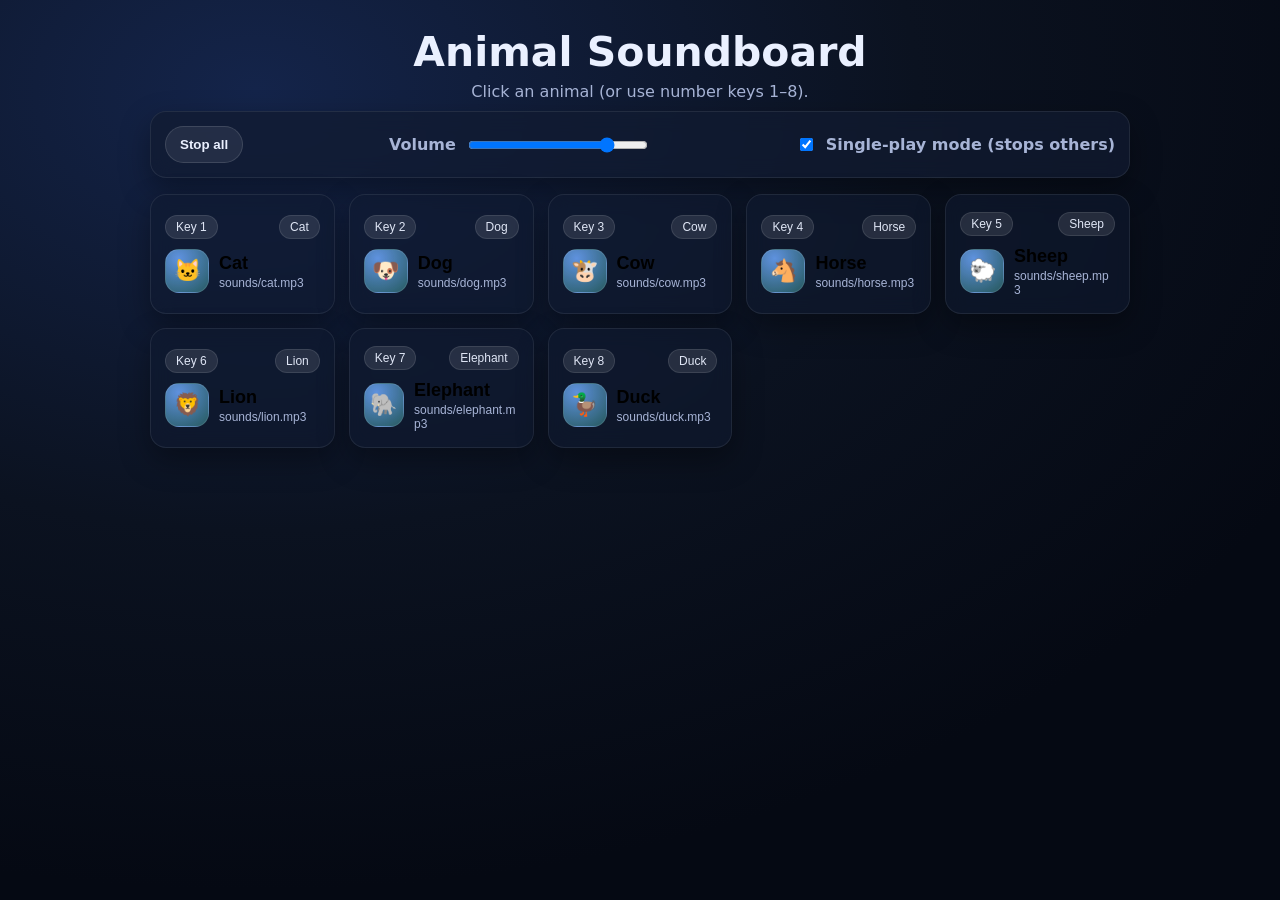
<file: index.html>
<!doctype html>
<html lang="en">
<head>
  <meta charset="utf-8" />
  <meta name="viewport" content="width=device-width, initial-scale=1" />
  <title>Animal Soundboard</title>
  <link rel="stylesheet" href="styles.css" />
</head>
<body>
  <header class="app-header">
    <h1>Animal Soundboard</h1>
    <p>Click an animal (or use number keys 1–8).</p>
  </header>

  <main class="container">
    <section class="controls" aria-label="Soundboard controls">
      <button id="stopAll" class="btn secondary" type="button">Stop all</button>

      <label class="volume">
        <span>Volume</span>
        <input id="volume" type="range" min="0" max="1" step="0.01" value="0.8" />
      </label>

      <label class="toggle">
        <input id="singlePlay" type="checkbox" checked />
        <span>Single-play mode (stops others)</span>
      </label>
    </section>

    <section id="grid" class="grid" aria-label="Animal sound buttons">
      <!-- Buttons injected by JS -->
    </section>

  </main>

  <script src="app.js"></script>
</body>
</html>
</file>
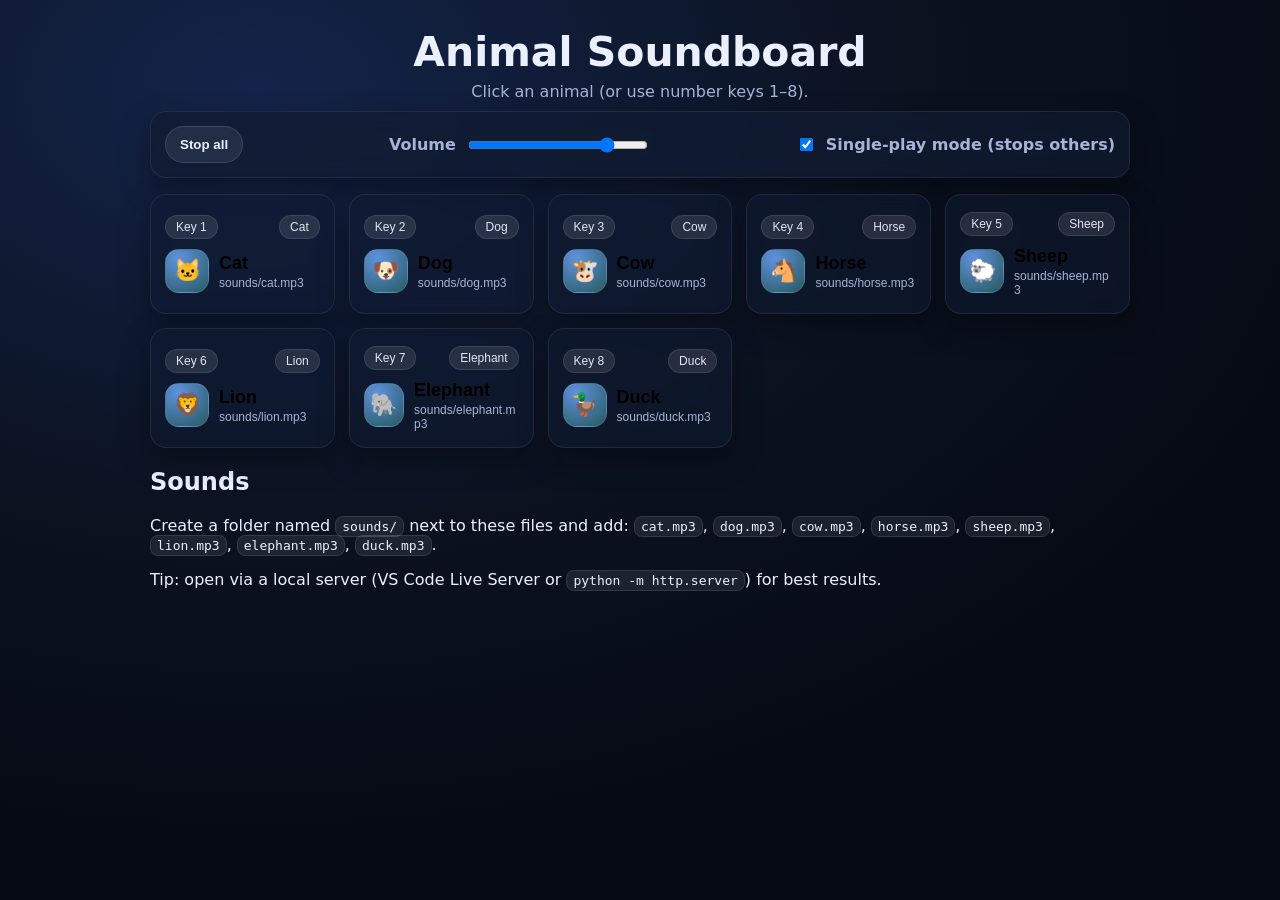
<file: index_Version2.html>
<!doctype html>
<html lang="en">
<head>
  <meta charset="utf-8" />
  <meta name="viewport" content="width=device-width, initial-scale=1" />
  <title>Animal Soundboard</title>
  <link rel="stylesheet" href="styles.css" />
</head>
<body>
  <header class="app-header">
    <h1>Animal Soundboard</h1>
    <p>Click an animal (or use number keys 1–8).</p>
  </header>

  <main class="container">
    <section class="controls" aria-label="Soundboard controls">
      <button id="stopAll" class="btn secondary" type="button">Stop all</button>

      <label class="volume">
        <span>Volume</span>
        <input id="volume" type="range" min="0" max="1" step="0.01" value="0.8" />
      </label>

      <label class="toggle">
        <input id="singlePlay" type="checkbox" checked />
        <span>Single-play mode (stops others)</span>
      </label>
    </section>

    <section id="grid" class="grid" aria-label="Animal sound buttons">
      <!-- Buttons injected by JS -->
    </section>

    <section class="hint" aria-label="Setup hint">
      <h2>Sounds</h2>
      <p>
        Create a folder named <code>sounds/</code> next to these files and add:
        <code>cat.mp3</code>, <code>dog.mp3</code>, <code>cow.mp3</code>, <code>horse.mp3</code>,
        <code>sheep.mp3</code>, <code>lion.mp3</code>, <code>elephant.mp3</code>, <code>duck.mp3</code>.
      </p>
      <p>
        Tip: open via a local server (VS Code Live Server or <code>python -m http.server</code>) for best results.
      </p>
    </section>
  </main>

  <script src="app.js"></script>
</body>
</html>
</file>
<file: styles.css>
:root{
  --bg: #0b1220;
  --panel: #111b31;
  --text: #eaf0ff;
  --muted: #a7b4d6;
  --accent: #6ea8fe;
  --accent2: #55d6be;
  --shadow: 0 12px 30px rgba(0,0,0,.35);
  --radius: 16px;
  --gap: 14px;
  --font: ui-sans-serif, system-ui, -apple-system, Segoe UI, Roboto, Arial;
}

*{ box-sizing:border-box; }
html,body{ height:100%; }
body{
  margin:0;
  font-family:var(--font);
  color:var(--text);
  background: radial-gradient(1200px 800px at 20% 10%, #14244a 0%, var(--bg) 55%, #050913 100%);
}

.app-header{
  padding: 28px 18px 10px;
  text-align:center;
}
.app-header h1{
  margin:0 0 6px;
  font-size: clamp(24px, 3.2vw, 42px);
}
.app-header p{
  margin:0;
  color:var(--muted);
}

.container{
  width:min(980px, 92vw);
  margin: 0 auto 40px;
}

.controls{
  display:flex;
  flex-wrap:wrap;
  gap: var(--gap);
  align-items:center;
  justify-content:space-between;
  background: rgba(17,27,49,.72);
  border: 1px solid rgba(255,255,255,.08);
  backdrop-filter: blur(10px);
  border-radius: var(--radius);
  padding: 14px;
  box-shadow: var(--shadow);
}

.btn{
  border: 0;
  border-radius: 999px;
  padding: 10px 14px;
  font-weight: 700;
  cursor:pointer;
  color: var(--text);
  background: linear-gradient(135deg, rgba(110,168,254,.9), rgba(85,214,190,.85));
  transition: transform .08s ease, filter .15s ease;
}
.btn:active{ transform: translateY(1px) scale(.99); }
.btn.secondary{
  background: rgba(255,255,255,.08);
  border: 1px solid rgba(255,255,255,.12);
}
.btn.secondary:hover{ filter: brightness(1.15); }

.volume, .toggle{
  display:flex;
  gap:10px;
  align-items:center;
  color: var(--muted);
  font-weight: 600;
}
.volume input{ width: 180px; }

.grid{
  margin-top: 16px;
  display:grid;
  grid-template-columns: repeat(auto-fit, minmax(170px, 1fr));
  gap: var(--gap);
}

.card{
  position:relative;
  overflow:hidden;
  border-radius: var(--radius);
  border: 1px solid rgba(255,255,255,.08);
  background: rgba(17,27,49,.58);
  backdrop-filter: blur(10px);
  box-shadow: var(--shadow);
  padding: 14px;
  cursor:pointer;
  text-align:left;
  min-height: 120px;
  transition: transform .12s ease, border-color .12s ease, background .12s ease;
}
.card:hover{
  transform: translateY(-2px);
  border-color: rgba(110,168,254,.35);
  background: rgba(17,27,49,.68);
}
.card:focus-visible{
  outline: 3px solid rgba(110,168,254,.55);
  outline-offset: 3px;
}

.card .top{
  display:flex;
  align-items:center;
  justify-content:space-between;
  gap: 10px;
}
.badge{
  font-size: 12px;
  color: rgba(234,240,255,.95);
  background: rgba(255,255,255,.10);
  border: 1px solid rgba(255,255,255,.10);
  padding: 4px 10px;
  border-radius: 999px;
}

.animal{
  display:flex;
  align-items:center;
  gap: 10px;
  margin-top: 10px;
}
.icon{
  width: 44px;
  height: 44px;
  border-radius: 14px;
  display:grid;
  place-items:center;
  background: radial-gradient(circle at 30% 20%, rgba(110,168,254,.85), rgba(85,214,190,.35));
  border: 1px solid rgba(255,255,255,.10);
  font-size: 22px;
}
.meta .name{
  font-weight: 800;
  font-size: 18px;
  margin:0;
}
.meta .file{
  margin: 2px 0 0;
  color:var(--muted);
  font-size: 12px;
  word-break: break-all;
}

.card.playing{
  border-color: rgba(85,214,190,.5);
}
.card.playing::after{
  content:"";
  position:absolute;
  inset:-2px;
  background: conic-gradient(from 180deg, rgba(85,214,190,.0), rgba(85,214,190,.35), rgba(110,168,254,.0));
  filter: blur(18px);
  opacity:.75;
  pointer-events:none;
}

code{
  background: rgba(255,255,255,.08);
  padding: 2px 6px;
  border-radius: 8px;
  border: 1px solid rgba(255,255,255,.10);
}
</file>
